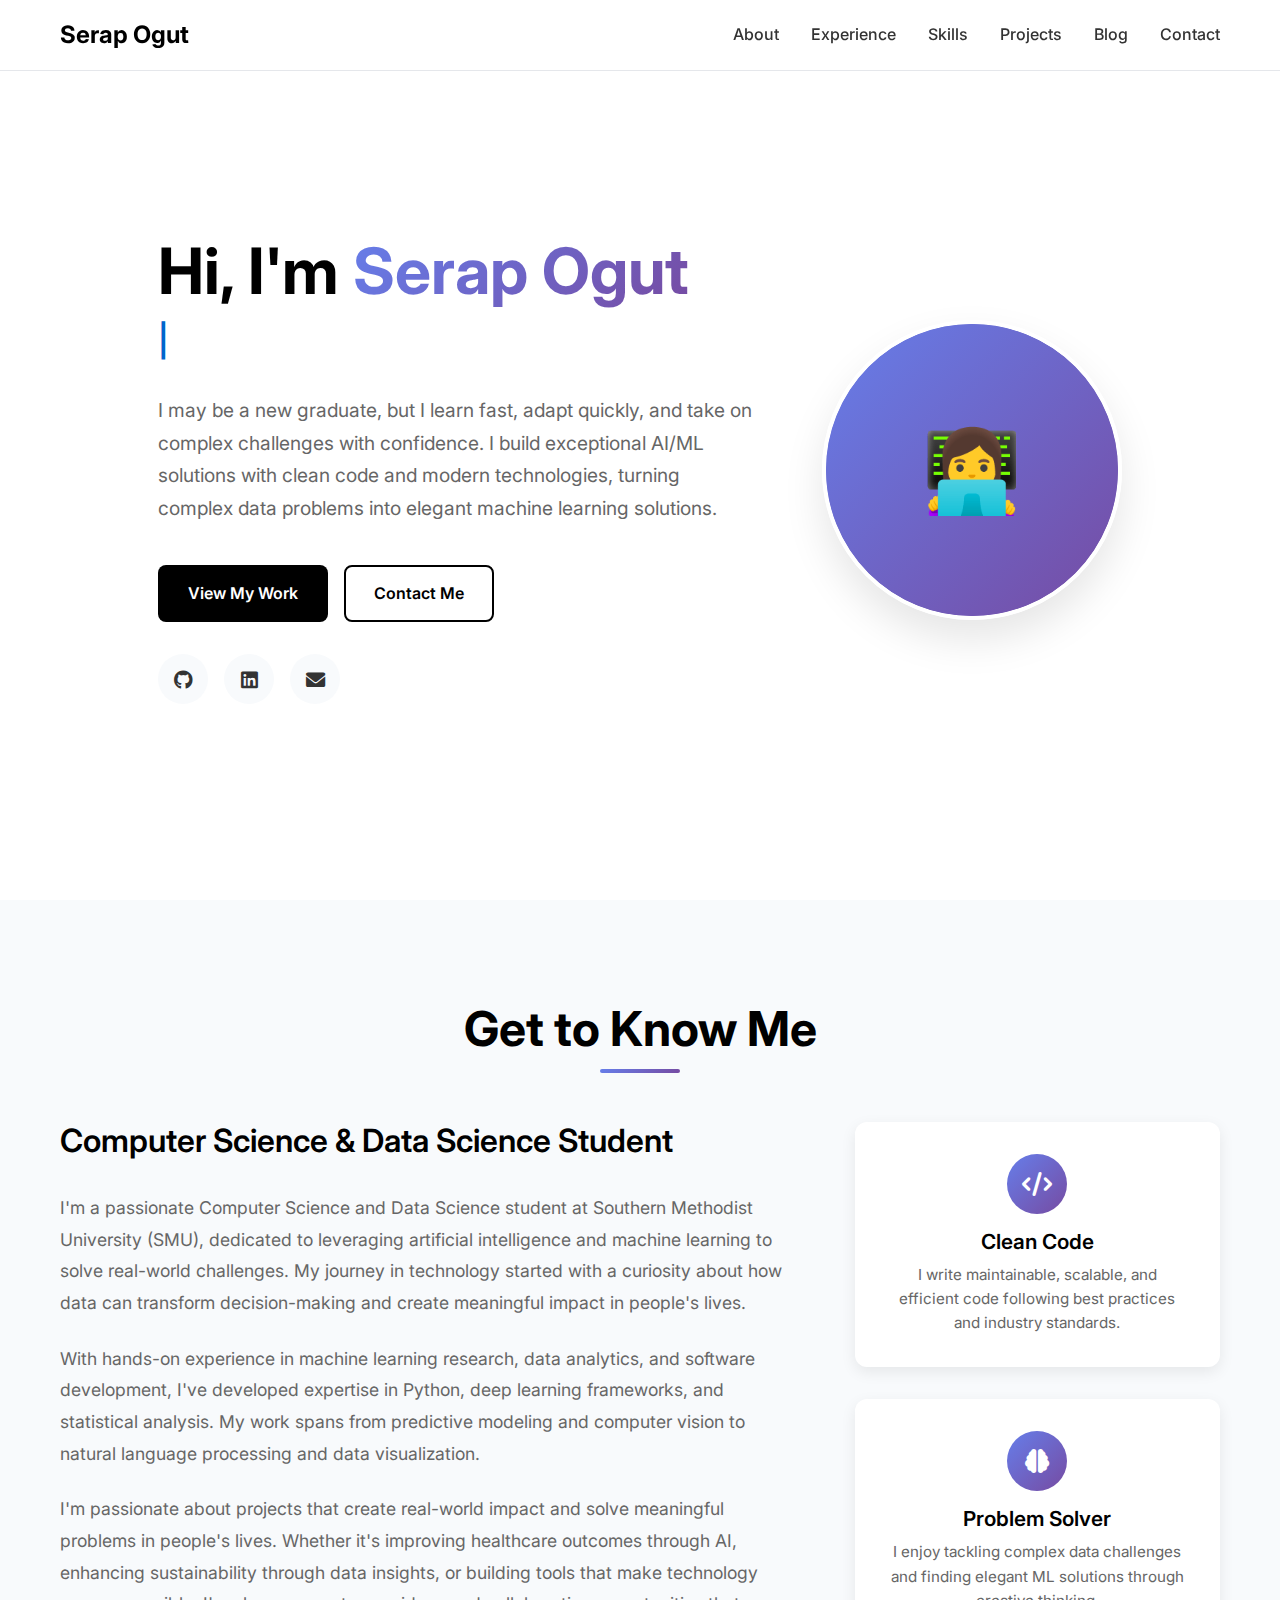
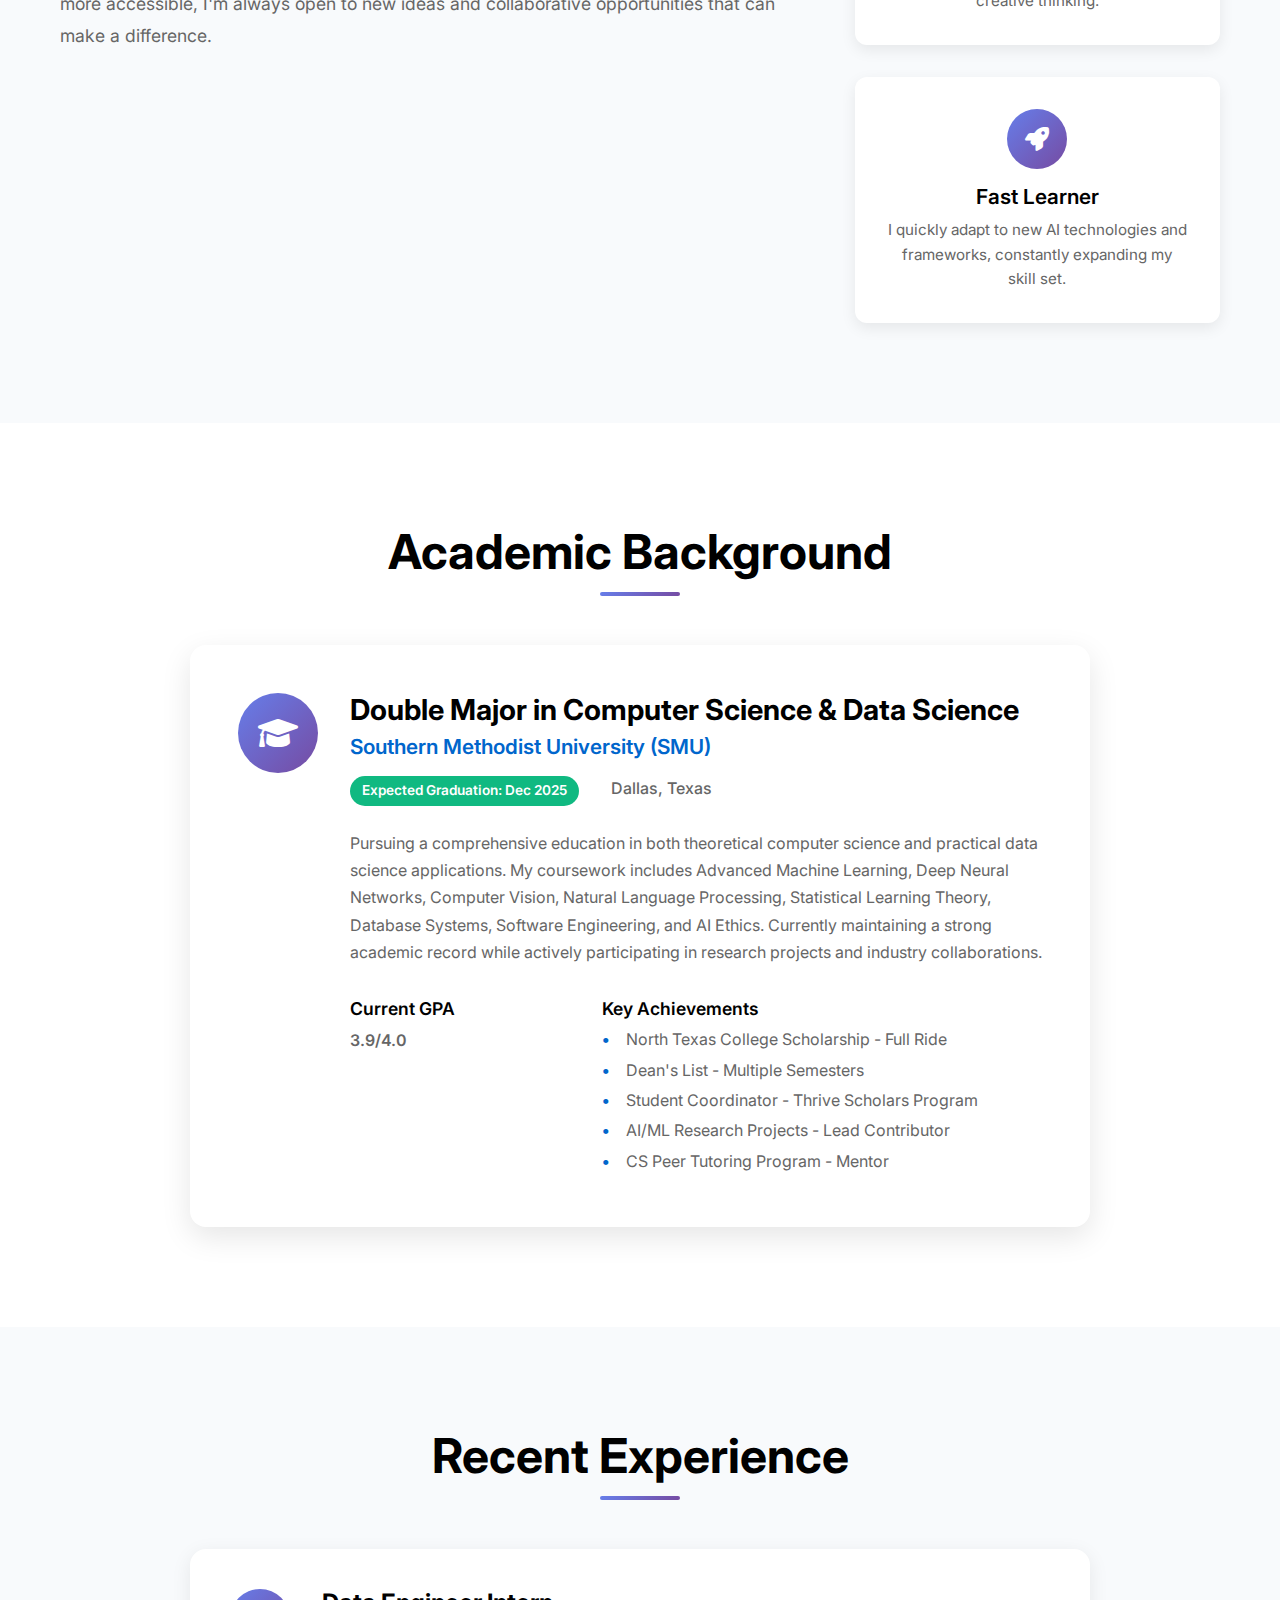
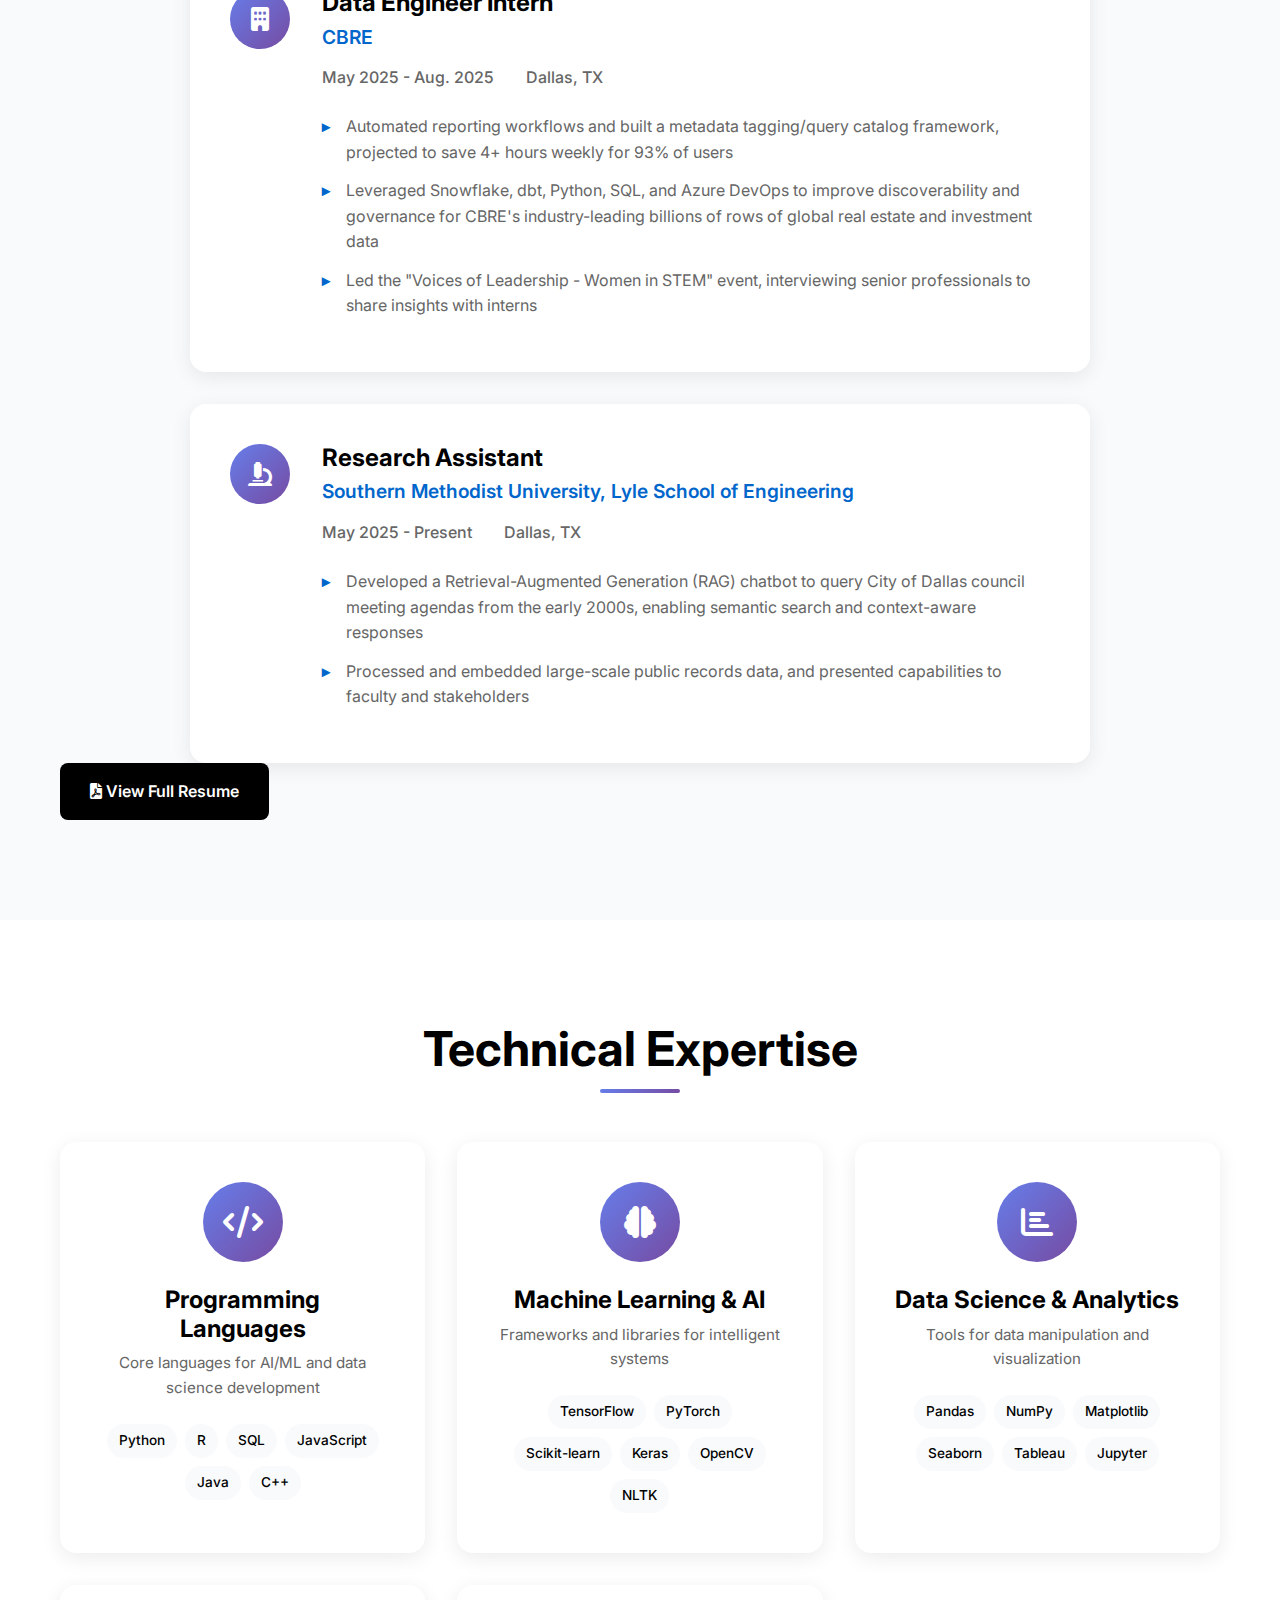
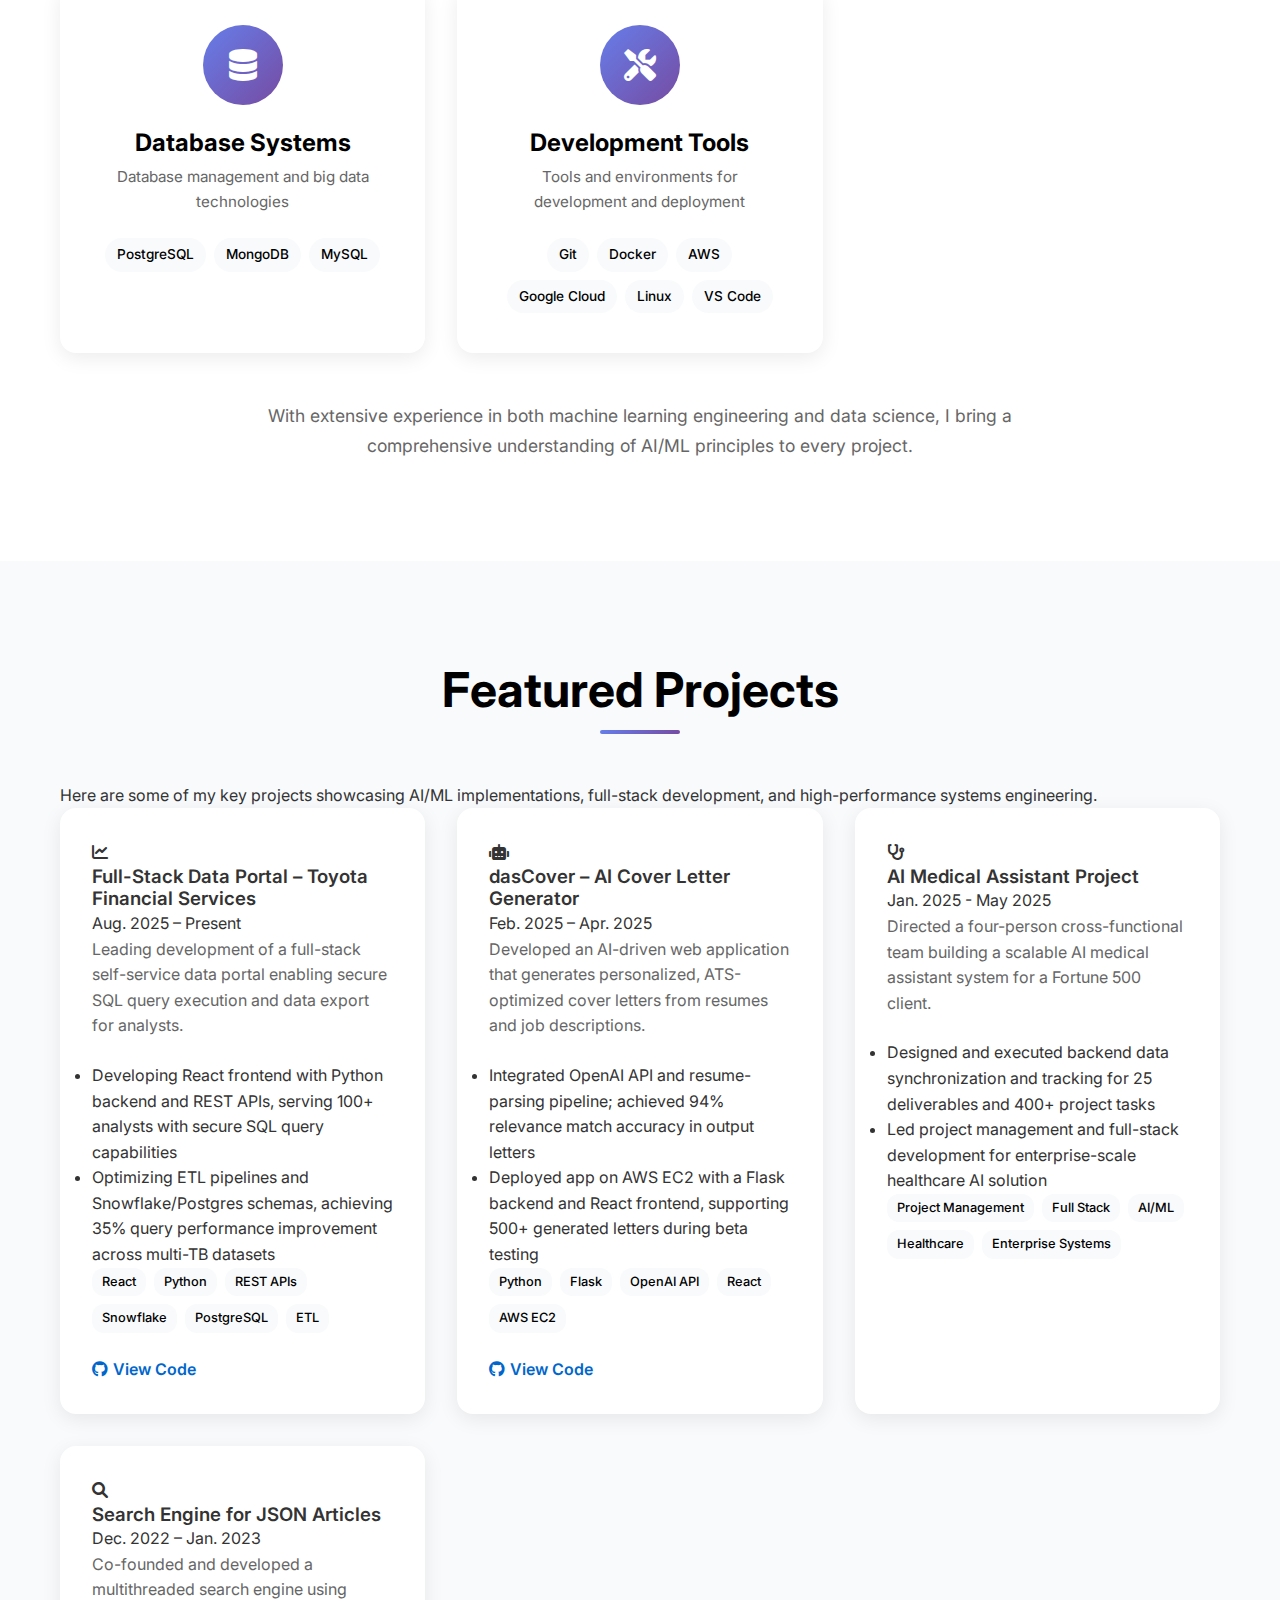
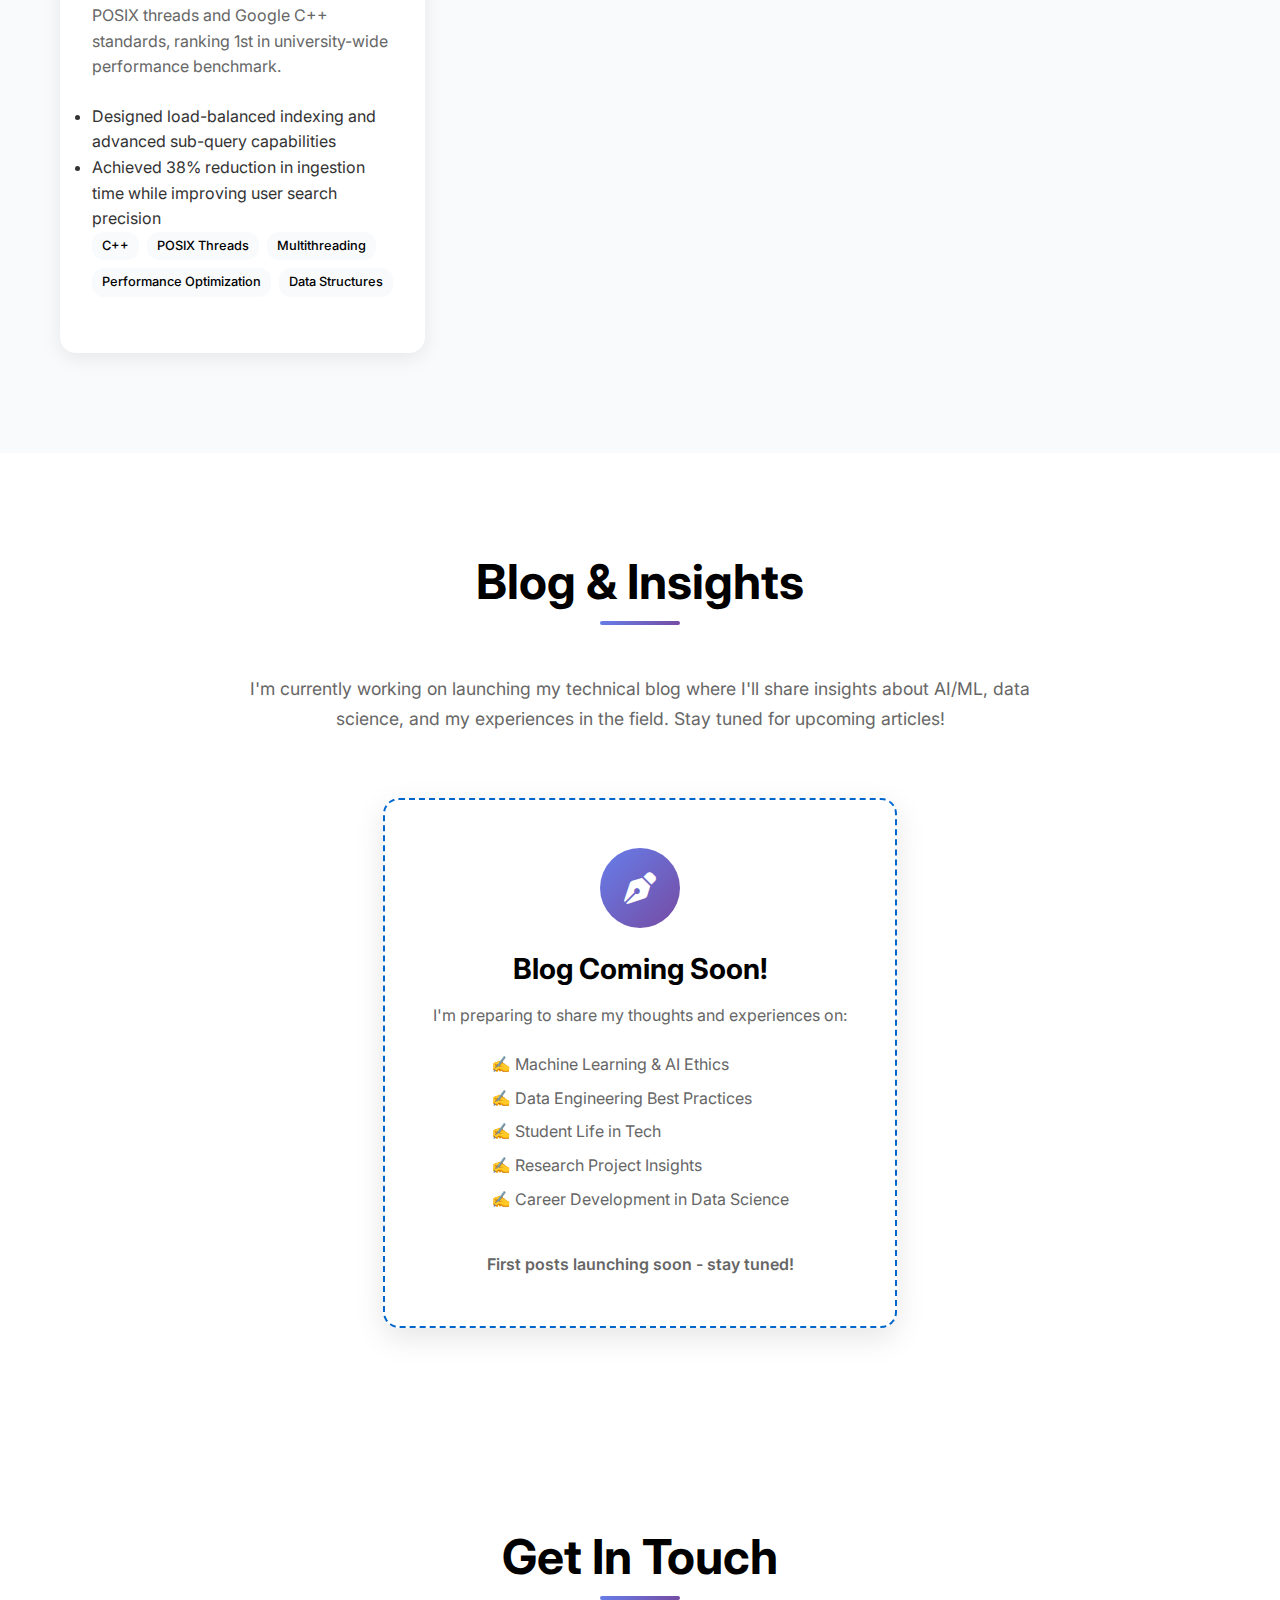
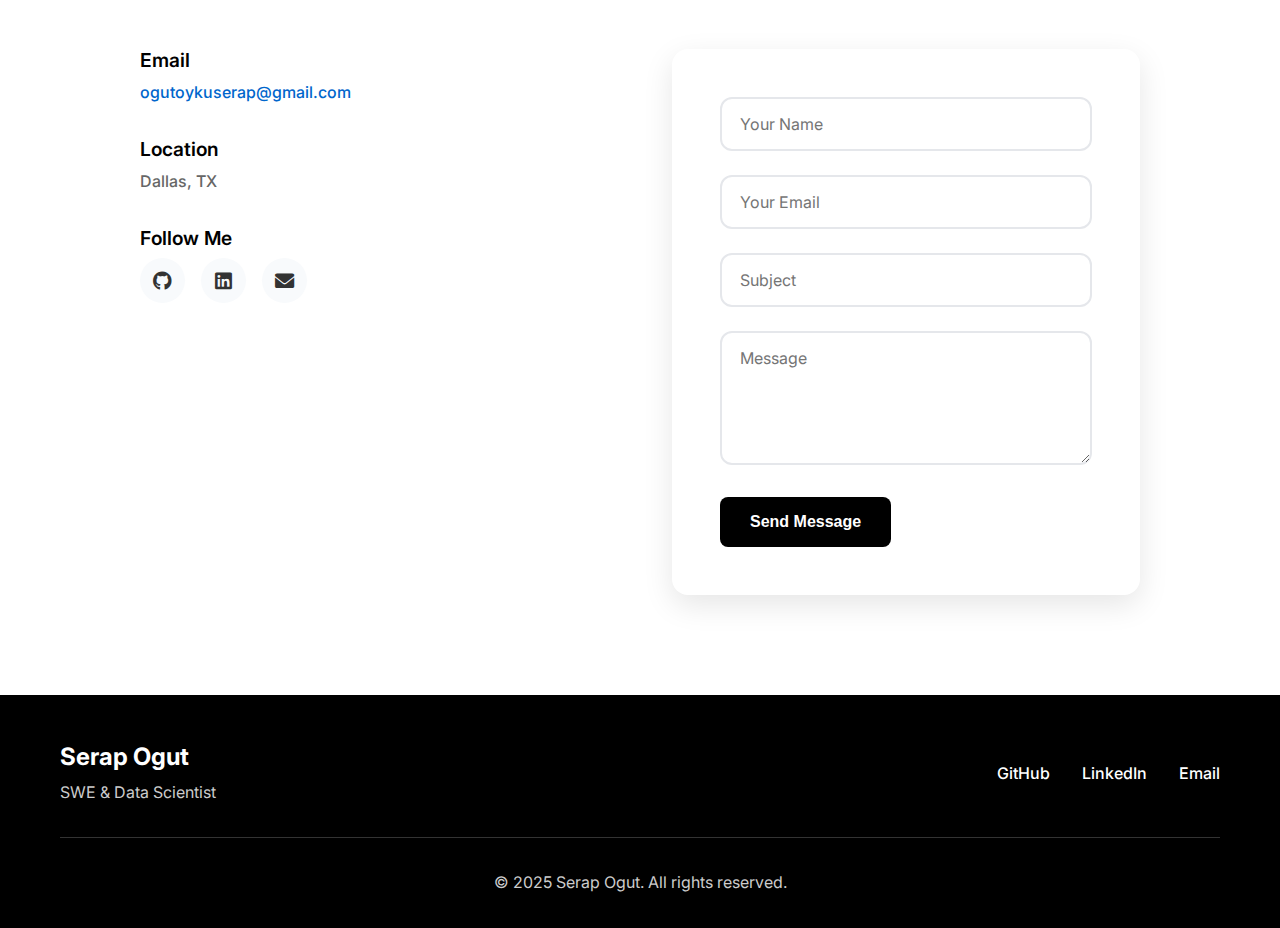
<file: index.html>
<!DOCTYPE html>
<html lang="en">
<head>
    <meta charset="UTF-8">
    <meta name="viewport" content="width=device-width, initial-scale=1.0">
    <title>Serap Ogut - Get to Know Me</title>
    <link rel="stylesheet" href="styles.css">
    <link href="https://cdnjs.cloudflare.com/ajax/libs/font-awesome/6.0.0/css/all.min.css" rel="stylesheet">
    <link href="https://fonts.googleapis.com/css2?family=Inter:wght@300;400;500;600;700&display=swap" rel="stylesheet">
</head>
<body>
    <!-- Navigation -->
    <nav class="navbar">
        <div class="container">
            <div class="nav-brand">
                <a href="#home">Serap Ogut</a>
            </div>
            <div class="nav-menu">
                <a href="#about" class="nav-link">About</a>
                <a href="#experience" class="nav-link">Experience</a>
                <a href="#skills" class="nav-link">Skills</a>
                <a href="#projects" class="nav-link">Projects</a>
                <a href="#blog" class="nav-link">Blog</a>
                <a href="#contact" class="nav-link">Contact</a>
            </div>
            <div class="nav-toggle">
                <span></span>
                <span></span>
                <span></span>
            </div>
        </div>
    </nav>

    <!-- Hero Section -->
    <section id="home" class="hero">
        <div class="container">
            <div class="hero-content">
                <h1 class="hero-title">
                    Hi, I'm <span class="highlight">Serap Ogut</span>
                </h1>
                <h2 class="hero-subtitle">
                    <span id="typing-text"></span><span class="cursor">|</span>
                </h2>
                <p class="hero-description">
                    I may be a new graduate, but I learn fast, adapt quickly, and take on complex challenges with confidence.
                    I build exceptional AI/ML solutions with clean code and modern technologies, turning complex data problems into elegant machine learning solutions.
                </p>
                <div class="hero-buttons">
                    <a href="#projects" class="btn btn-primary">View My Work</a>
                    <a href="#contact" class="btn btn-secondary">Contact Me</a>
                </div>
                <div class="hero-social">
                    <a href="https://github.com/oykuserap" target="_blank" aria-label="GitHub">
                        <i class="fab fa-github"></i>
                    </a>
                    <a href="https://www.linkedin.com/in/serapogut/" target="_blank" aria-label="LinkedIn">
                        <i class="fab fa-linkedin"></i>
                    </a>
                    <a href="mailto:ogutoykuserap@gmail.com" aria-label="Email">
                        <i class="fas fa-envelope"></i>
                    </a>
                </div>
            </div>
            <div class="hero-image">
                <div class="profile-img"></div>
            </div>
        </div>
    </section>

    <!-- About Section -->
    <section id="about" class="about">
        <div class="container">
            <h2 class="section-title">Get to Know Me</h2>
            <div class="about-content">
                <div class="about-text">
                    <h3>Computer Science & Data Science Student</h3>
                    <p>
                        I'm a passionate Computer Science and Data Science student at Southern Methodist University (SMU), 
                        dedicated to leveraging artificial intelligence and machine learning to solve real-world challenges. 
                        My journey in technology started with a curiosity about how data can transform decision-making and 
                        create meaningful impact in people's lives.
                    </p>
                    <p>
                        With hands-on experience in machine learning research, data analytics, and software development, 
                        I've developed expertise in Python, deep learning frameworks, and statistical analysis. My work spans 
                        from predictive modeling and computer vision to natural language processing and data visualization.
                    </p>
                    <p>
                        I'm passionate about projects that create real-world impact and solve meaningful problems in people's lives. 
                        Whether it's improving healthcare outcomes through AI, enhancing sustainability through data insights, or 
                        building tools that make technology more accessible, I'm always open to new ideas and collaborative 
                        opportunities that can make a difference.
                    </p>

                </div>
                <div class="about-features">
                    <div class="feature">
                        <div class="feature-icon">
                            <i class="fas fa-code"></i>
                        </div>
                        <h4>Clean Code</h4>
                        <p>I write maintainable, scalable, and efficient code following best practices and industry standards.</p>
                    </div>
                    <div class="feature">
                        <div class="feature-icon">
                            <i class="fas fa-brain"></i>
                        </div>
                        <h4>Problem Solver</h4>
                        <p>I enjoy tackling complex data challenges and finding elegant ML solutions through creative thinking.</p>
                    </div>
                    <div class="feature">
                        <div class="feature-icon">
                            <i class="fas fa-rocket"></i>
                        </div>
                        <h4>Fast Learner</h4>
                        <p>I quickly adapt to new AI technologies and frameworks, constantly expanding my skill set.</p>
                    </div>
                </div>
            </div>
        </div>
    </section>

    <!-- Academic Background Section -->
    <section id="academic" class="academic">
        <div class="container">
            <h2 class="section-title">Academic Background</h2>
            <div class="academic-content">
                <div class="academic-card">
                    <div class="academic-icon">
                        <i class="fas fa-graduation-cap"></i>
                    </div>
                    <div class="academic-info">
                        <h3>Double Major in Computer Science & Data Science</h3>
                        <h4>Southern Methodist University (SMU)</h4>
                        <div class="academic-details">
                            <span class="academic-status">Expected Graduation: Dec 2025</span>
                            <span class="academic-location">Dallas, Texas</span>
                        </div>
                        <p>
                            Pursuing a comprehensive education in both theoretical computer science and practical data science applications. 
                            My coursework includes Advanced Machine Learning, Deep Neural Networks, Computer Vision, Natural Language Processing, 
                            Statistical Learning Theory, Database Systems, Software Engineering, and AI Ethics. Currently maintaining a strong 
                            academic record while actively participating in research projects and industry collaborations.
                        </p>
                        <div class="academic-achievements">
                            <div class="achievement">
                                <h5>Current GPA</h5>
                                <p>3.9/4.0</p>
                            </div>
                            <div class="achievement">
                                <h5>Key Achievements</h5>
                                <ul>
                                    <li>North Texas College Scholarship - Full Ride</li>
                                    <li>Dean's List - Multiple Semesters</li>
                                    <li>Student Coordinator - Thrive Scholars Program</li>
                                    <li>AI/ML Research Projects - Lead Contributor</li>
                                    <li>CS Peer Tutoring Program - Mentor</li>
                                </ul>
                            </div>
                        </div>
                    </div>
                </div>
            </div>
        </div>
    </section>

    <!-- Experience Section -->
    <section id="experience" class="experience">
        <div class="container">
            <h2 class="section-title">Recent Experience</h2>
            <div class="experience-content">
                <div class="experience-card">
                    <div class="experience-icon">
                        <i class="fas fa-building"></i>
                    </div>
                    <div class="experience-info">
                        <h3>Data Engineer Intern</h3>
                        <h4>CBRE</h4>
                        <div class="experience-details">
                            <span class="experience-period">May 2025 - Aug. 2025</span>
                            <span class="experience-location">Dallas, TX</span>
                        </div>
                        <ul>
                            <li>Automated reporting workflows and built a metadata tagging/query catalog framework, projected to save 4+ hours weekly for 93% of users</li>
                            <li>Leveraged Snowflake, dbt, Python, SQL, and Azure DevOps to improve discoverability and governance for CBRE's industry-leading billions of rows of global real estate and investment data</li>
                            <li>Led the "Voices of Leadership - Women in STEM" event, interviewing senior professionals to share insights with interns</li>
                        </ul>
                    </div>
                </div>
                
                <div class="experience-card">
                    <div class="experience-icon">
                        <i class="fas fa-microscope"></i>
                    </div>
                    <div class="experience-info">
                        <h3>Research Assistant</h3>
                        <h4>Southern Methodist University, Lyle School of Engineering</h4>
                        <div class="experience-details">
                            <span class="experience-period">May 2025 - Present</span>
                            <span class="experience-location">Dallas, TX</span>
                        </div>
                        <ul>
                            <li>Developed a Retrieval-Augmented Generation (RAG) chatbot to query City of Dallas council meeting agendas from the early 2000s, enabling semantic search and context-aware responses</li>
                            <li>Processed and embedded large-scale public records data, and presented capabilities to faculty and stakeholders</li>
                        </ul>
                    </div>
                </div>
            </div>
            <div class="experience-cta">
                <a href="https://oykuserap.github.io/Serap_Ogut_Resume_Fall25_SWE.pdf" target="_blank" class="btn btn-primary">
                    <i class="fas fa-file-pdf"></i> View Full Resume
                </a>
            </div>
        </div>
    </section>

    <!-- Technical Expertise Section -->
    <section id="skills" class="skills">
        <div class="container">
            <h2 class="section-title">Technical Expertise</h2>
            <div class="skills-content">
                <div class="skill-category">
                    <div class="skill-icon">
                        <i class="fas fa-code"></i>
                    </div>
                    <h3>Programming Languages</h3>
                    <p>Core languages for AI/ML and data science development</p>
                    <div class="skill-tags">
                        <span class="skill-tag">Python</span>
                        <span class="skill-tag">R</span>
                        <span class="skill-tag">SQL</span>
                        <span class="skill-tag">JavaScript</span>
                        <span class="skill-tag">Java</span>
                        <span class="skill-tag">C++</span>
                    </div>
                </div>

                <div class="skill-category">
                    <div class="skill-icon">
                        <i class="fas fa-brain"></i>
                    </div>
                    <h3>Machine Learning & AI</h3>
                    <p>Frameworks and libraries for intelligent systems</p>
                    <div class="skill-tags">
                        <span class="skill-tag">TensorFlow</span>
                        <span class="skill-tag">PyTorch</span>
                        <span class="skill-tag">Scikit-learn</span>
                        <span class="skill-tag">Keras</span>
                        <span class="skill-tag">OpenCV</span>
                        <span class="skill-tag">NLTK</span>
                    </div>
                </div>

                <div class="skill-category">
                    <div class="skill-icon">
                        <i class="fas fa-chart-bar"></i>
                    </div>
                    <h3>Data Science & Analytics</h3>
                    <p>Tools for data manipulation and visualization</p>
                    <div class="skill-tags">
                        <span class="skill-tag">Pandas</span>
                        <span class="skill-tag">NumPy</span>
                        <span class="skill-tag">Matplotlib</span>
                        <span class="skill-tag">Seaborn</span>
                        <span class="skill-tag">Tableau</span>
                        <span class="skill-tag">Jupyter</span>
                    </div>
                </div>

                <div class="skill-category">
                    <div class="skill-icon">
                        <i class="fas fa-database"></i>
                    </div>
                    <h3>Database Systems</h3>
                    <p>Database management and big data technologies</p>
                    <div class="skill-tags">
                        <span class="skill-tag">PostgreSQL</span>
                        <span class="skill-tag">MongoDB</span>
                        <span class="skill-tag">MySQL</span>
                    </div>
                </div>

                <div class="skill-category">
                    <div class="skill-icon">
                        <i class="fas fa-tools"></i>
                    </div>
                    <h3>Development Tools</h3>
                    <p>Tools and environments for development and deployment</p>
                    <div class="skill-tags">
                        <span class="skill-tag">Git</span>
                        <span class="skill-tag">Docker</span>
                        <span class="skill-tag">AWS</span>
                        <span class="skill-tag">Google Cloud</span>
                        <span class="skill-tag">Linux</span>
                        <span class="skill-tag">VS Code</span>
                    </div>
                </div>
            </div>
            <p class="skills-description">
                With extensive experience in both machine learning engineering and data science, 
                I bring a comprehensive understanding of AI/ML principles to every project.
            </p>
        </div>
    </section>

    <!-- Projects Section -->
    <section id="projects" class="projects">
        <div class="container">
            <h2 class="section-title">Featured Projects</h2>
            <div class="projects-intro">
                <p>Here are some of my key projects showcasing AI/ML implementations, full-stack development, and high-performance systems engineering.</p>
            </div>
            <div class="projects-grid">
                <div class="project-card">
                    <div class="project-header">
                        <div class="project-icon">
                            <i class="fas fa-chart-line"></i>
                        </div>
                        <div class="project-meta">
                            <h3>Full-Stack Data Portal – Toyota Financial Services</h3>
                            <span class="project-date">Aug. 2025 – Present</span>
                        </div>
                    </div>
                    <div class="project-content">
                        <p class="project-description">
                            Leading development of a full-stack self-service data portal enabling secure SQL query execution and data export for analysts.
                        </p>
                        <ul class="project-highlights">
                            <li>Developing React frontend with Python backend and REST APIs, serving 100+ analysts with secure SQL query capabilities</li>
                            <li>Optimizing ETL pipelines and Snowflake/Postgres schemas, achieving 35% query performance improvement across multi-TB datasets</li>
                        </ul>
                        <div class="project-tech">
                            <span class="tech-tag">React</span>
                            <span class="tech-tag">Python</span>
                            <span class="tech-tag">REST APIs</span>
                            <span class="tech-tag">Snowflake</span>
                            <span class="tech-tag">PostgreSQL</span>
                            <span class="tech-tag">ETL</span>
                        </div>
                        <div class="project-links">
                            <a href="https://github.com/oykuserap/SeniorDesign" target="_blank" class="project-link">
                                <i class="fab fa-github"></i> View Code
                            </a>
                        </div>
                    </div>
                </div>

                <div class="project-card">
                    <div class="project-header">
                        <div class="project-icon">
                            <i class="fas fa-robot"></i>
                        </div>
                        <div class="project-meta">
                            <h3>dasCover – AI Cover Letter Generator</h3>
                            <span class="project-date">Feb. 2025 – Apr. 2025</span>
                        </div>
                    </div>
                    <div class="project-content">
                        <p class="project-description">
                            Developed an AI-driven web application that generates personalized, ATS-optimized cover letters from resumes and job descriptions.
                        </p>
                        <ul class="project-highlights">
                            <li>Integrated OpenAI API and resume-parsing pipeline; achieved 94% relevance match accuracy in output letters</li>
                            <li>Deployed app on AWS EC2 with a Flask backend and React frontend, supporting 500+ generated letters during beta testing</li>
                        </ul>
                        <div class="project-tech">
                            <span class="tech-tag">Python</span>
                            <span class="tech-tag">Flask</span>
                            <span class="tech-tag">OpenAI API</span>
                            <span class="tech-tag">React</span>
                            <span class="tech-tag">AWS EC2</span>
                        </div>
                        <div class="project-links">
                            <a href="https://github.com/dastugo/dasCover" target="_blank" class="project-link">
                                <i class="fab fa-github"></i> View Code
                            </a>
                        </div>
                    </div>
                </div>

                <div class="project-card">
                    <div class="project-header">
                        <div class="project-icon">
                            <i class="fas fa-stethoscope"></i>
                        </div>
                        <div class="project-meta">
                            <h3>AI Medical Assistant Project</h3>
                            <span class="project-date">Jan. 2025 - May 2025</span>
                        </div>
                    </div>
                    <div class="project-content">
                        <p class="project-description">
                            Directed a four-person cross-functional team building a scalable AI medical assistant system for a Fortune 500 client.
                        </p>
                        <ul class="project-highlights">
                            <li>Designed and executed backend data synchronization and tracking for 25 deliverables and 400+ project tasks</li>
                            <li>Led project management and full-stack development for enterprise-scale healthcare AI solution</li>
                        </ul>
                        <div class="project-tech">
                            <span class="tech-tag">Project Management</span>
                            <span class="tech-tag">Full Stack</span>
                            <span class="tech-tag">AI/ML</span>
                            <span class="tech-tag">Healthcare</span>
                            <span class="tech-tag">Enterprise Systems</span>
                        </div>
                    </div>
                </div>

                <div class="project-card">
                    <div class="project-header">
                        <div class="project-icon">
                            <i class="fas fa-search"></i>
                        </div>
                        <div class="project-meta">
                            <h3>Search Engine for JSON Articles</h3>
                            <span class="project-date">Dec. 2022 – Jan. 2023</span>
                        </div>
                    </div>
                    <div class="project-content">
                        <p class="project-description">
                            Co-founded and developed a multithreaded search engine using POSIX threads and Google C++ standards, ranking 1st in university-wide performance benchmark.
                        </p>
                        <ul class="project-highlights">
                            <li>Designed load-balanced indexing and advanced sub-query capabilities</li>
                            <li>Achieved 38% reduction in ingestion time while improving user search precision</li>
                        </ul>
                        <div class="project-tech">
                            <span class="tech-tag">C++</span>
                            <span class="tech-tag">POSIX Threads</span>
                            <span class="tech-tag">Multithreading</span>
                            <span class="tech-tag">Performance Optimization</span>
                            <span class="tech-tag">Data Structures</span>
                        </div>
                    </div>
                </div>
            </div>
        </div>
    </section>

    <!-- Blog Section -->
    <section id="blog" class="blog">
        <div class="container">
            <h2 class="section-title">Blog & Insights</h2>
            <div class="blog-intro">
                <p>I'm currently working on launching my technical blog where I'll share insights about AI/ML, data science, and my experiences in the field. Stay tuned for upcoming articles!</p>
            </div>
            <div class="blog-coming-soon">
                <div class="coming-soon-card">
                    <div class="coming-soon-icon">
                        <i class="fas fa-pen-nib"></i>
                    </div>
                    <h3>Blog Coming Soon!</h3>
                    <p>I'm preparing to share my thoughts and experiences on:</p>
                    <ul>
                        <li>Machine Learning & AI Ethics</li>
                        <li>Data Engineering Best Practices</li>
                        <li>Student Life in Tech</li>
                        <li>Research Project Insights</li>
                        <li>Career Development in Data Science</li>
                    </ul>
                    <p class="launch-note">First posts launching soon - stay tuned!</p>
                </div>
            </div>
        </div>
    </section>

    <!-- Contact Section -->
    <section id="contact" class="contact">
        <div class="container">
            <h2 class="section-title">Get In Touch</h2>
            <div class="contact-content">
                <div class="contact-info">
                    <div class="contact-method">
                        <h4>Email</h4>
                        <a href="mailto:ogutoykuserap@gmail.com">ogutoykuserap@gmail.com</a>
                    </div>
                    <div class="contact-method">
                        <h4>Location</h4>
                        <p>Dallas, TX</p>
                    </div>
                    <div class="contact-method">
                        <h4>Follow Me</h4>
                        <div class="contact-social">
                            <a href="https://github.com/oykuserap" target="_blank" aria-label="GitHub">
                                <i class="fab fa-github"></i>
                            </a>
                            <a href="https://www.linkedin.com/in/serapogut/" target="_blank" aria-label="LinkedIn">
                                <i class="fab fa-linkedin"></i>
                            </a>
                            <a href="mailto:ogutoykuserap@gmail.com" aria-label="Email">
                                <i class="fas fa-envelope"></i>
                            </a>
                        </div>
                    </div>
                </div>
                <div class="contact-form">
                    <form id="contact-form" action="https://formspree.io/f/xrblrprk" method="POST">
                        <div class="form-group">
                            <input type="text" id="name" name="name" placeholder="Your Name" required>
                        </div>
                        <div class="form-group">
                            <input type="email" id="email" name="email" placeholder="Your Email" required>
                        </div>
                        <div class="form-group">
                            <input type="text" id="subject" name="subject" placeholder="Subject" required>
                        </div>
                        <div class="form-group">
                            <textarea id="message" name="message" placeholder="Message" rows="5" required></textarea>
                        </div>
                        <button type="submit" class="btn btn-primary">Send Message</button>
                    </form>
                </div>
            </div>
        </div>
    </section>

    <!-- Footer -->
    <footer class="footer">
        <div class="container">
            <div class="footer-content">
                <div class="footer-info">
                    <h3>Serap Ogut</h3>
                    <p>SWE & Data Scientist</p>
                </div>
                <div class="footer-social">
                    <a href="https://github.com/oykuserap" target="_blank" aria-label="GitHub">GitHub</a>
                    <a href="https://www.linkedin.com/in/serapogut/" target="_blank" aria-label="LinkedIn">LinkedIn</a>
                    <a href="mailto:ogutoykuserap@gmail.com" aria-label="Email">Email</a>
                </div>
            </div>
            <div class="footer-bottom">
                <p>&copy; 2025 Serap Ogut. All rights reserved.</p>
            </div>
        </div>
    </footer>

    <script src="script.js"></script>
</body>
</html>
</file>
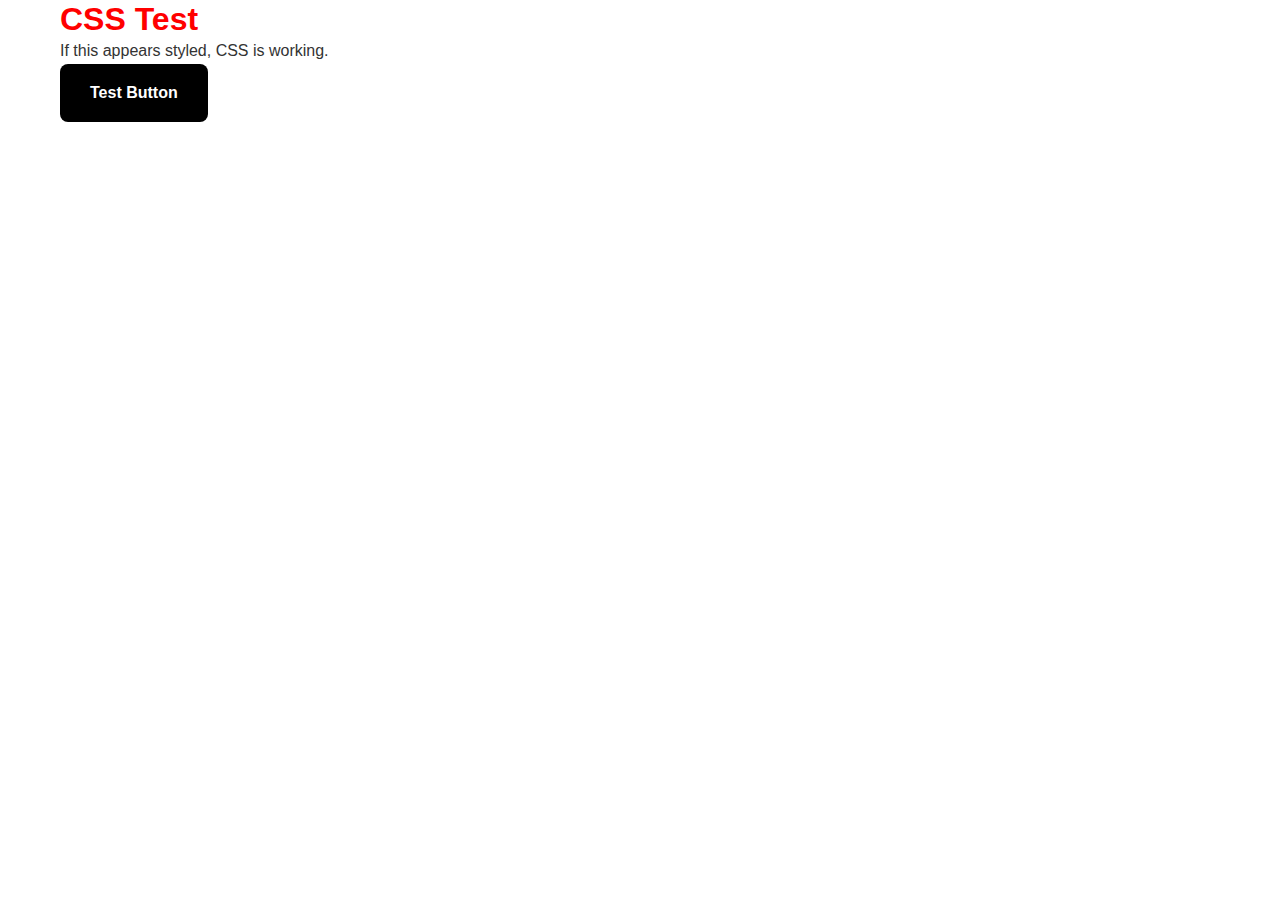
<file: test.html>
<!DOCTYPE html>
<html lang="en">
<head>
    <meta charset="UTF-8">
    <meta name="viewport" content="width=device-width, initial-scale=1.0">
    <title>CSS Test</title>
    <link rel="stylesheet" href="styles.css">
</head>
<body>
    <div class="container">
        <h1 style="color: red;">CSS Test</h1>
        <p>If this appears styled, CSS is working.</p>
        <div class="btn btn-primary">Test Button</div>
    </div>
</body>
</html>
</file>
<file: styles.css>
/* Reset and Base Styles */
* {
    margin: 0;
    padding: 0;
    box-sizing: border-box;
}

:root {
    --primary-color: #000000;
    --secondary-color: #ffffff;
    --accent-color: #0066cc;
    --text-color: #333333;
    --text-light: #666666;
    --bg-color: #ffffff;
    --bg-alt: #f8fafc;
    --border-color: #e5e7eb;
    --gradient: linear-gradient(135deg, #667eea 0%, #764ba2 100%);
}

html {
    scroll-behavior: smooth;
}

body {
    font-family: 'Inter', -apple-system, BlinkMacSystemFont, 'Segoe UI', Roboto, sans-serif;
    line-height: 1.6;
    color: var(--text-color);
    background: var(--bg-color);
    overflow-x: hidden;
    -webkit-font-smoothing: antialiased;
    -moz-osx-font-smoothing: grayscale;
}

.container {
    max-width: 1200px;
    margin: 0 auto;
    padding: 0 20px;
}

/* Navigation */
.navbar {
    position: fixed;
    top: 0;
    left: 0;
    width: 100%;
    background: rgba(255, 255, 255, 0.95);
    backdrop-filter: blur(10px);
    -webkit-backdrop-filter: blur(10px);
    border-bottom: 1px solid var(--border-color);
    z-index: 1000;
    transition: all 0.3s ease;
}

.navbar.scrolled {
    background: rgba(255, 255, 255, 0.98);
    box-shadow: 0 2px 20px rgba(0, 0, 0, 0.1);
}

.navbar .container {
    display: flex;
    align-items: center;
    justify-content: space-between;
    padding: 1rem 20px;
}

.nav-brand a {
    font-size: 1.5rem;
    font-weight: 700;
    color: var(--primary-color);
    text-decoration: none;
    transition: color 0.3s ease;
}

.nav-brand a:hover {
    color: var(--accent-color);
}

.nav-menu {
    display: flex;
    gap: 2rem;
    align-items: center;
}

.nav-link {
    color: var(--text-color);
    text-decoration: none;
    font-weight: 500;
    transition: color 0.3s ease;
    position: relative;
}

.nav-link:hover {
    color: var(--accent-color);
}

.nav-link::after {
    content: '';
    position: absolute;
    bottom: -5px;
    left: 0;
    width: 0;
    height: 2px;
    background: var(--accent-color);
    transition: width 0.3s ease;
}

.nav-link:hover::after {
    width: 100%;
}

.nav-toggle {
    display: none;
    flex-direction: column;
    gap: 4px;
    cursor: pointer;
}

.nav-toggle span {
    width: 25px;
    height: 3px;
    background: var(--primary-color);
    transition: all 0.3s ease;
}

/* Typography */
h1, h2, h3, h4, h5, h6 {
    font-weight: 600;
    line-height: 1.2;
}

/* Hero Section */
.hero {
    min-height: 100vh;
    display: flex;
    align-items: center;
    padding: 120px 0 80px;
    background: var(--bg-color);
    position: relative;
    overflow: hidden;
}

.hero .container {
    display: grid;
    grid-template-columns: 2fr 1fr;
    grid-gap: 4rem;
    gap: 4rem;
    align-items: center;
    position: relative;
    z-index: 1;
}

.hero-title {
    font-size: 4rem;
    font-weight: 700;
    margin-bottom: 1rem;
    color: var(--primary-color);
    line-height: 1.1;
}

.hero-title .highlight {
    background: var(--gradient);
    background-clip: text;
    -webkit-background-clip: text;
    -webkit-text-fill-color: transparent;
    color: transparent;
}

.hero-subtitle {
    font-size: 2rem;
    font-weight: 600;
    margin-bottom: 2rem;
    color: var(--text-color);
    min-height: 2.5rem;
}

.cursor {
    animation: blink 1s infinite;
    color: var(--accent-color);
}

@keyframes blink {
    0%, 50% { opacity: 1; }
    51%, 100% { opacity: 0; }
}

.hero-description {
    font-size: 1.2rem;
    color: var(--text-light);
    margin-bottom: 2.5rem;
    max-width: 600px;
    line-height: 1.7;
}

.hero-buttons {
    display: flex;
    gap: 1rem;
    margin-bottom: 2rem;
}

.btn {
    display: inline-block;
    padding: 14px 28px;
    border-radius: 8px;
    text-decoration: none;
    font-weight: 600;
    font-size: 1rem;
    transition: all 0.3s ease;
    border: 2px solid transparent;
    cursor: pointer;
}

.btn-primary {
    background: var(--primary-color);
    color: var(--secondary-color);
}

.btn-primary:hover {
    background: var(--accent-color);
    transform: translateY(-2px);
    box-shadow: 0 10px 25px rgba(0, 102, 204, 0.3);
}

.btn-secondary {
    background: transparent;
    color: var(--primary-color);
    border: 2px solid var(--primary-color);
}

.btn-secondary:hover {
    background: var(--primary-color);
    color: var(--secondary-color);
    transform: translateY(-2px);
}

.hero-social {
    display: flex;
    gap: 1rem;
}

.hero-social a {
    display: flex;
    align-items: center;
    justify-content: center;
    width: 50px;
    height: 50px;
    border-radius: 50%;
    background: var(--bg-alt);
    color: var(--text-color);
    font-size: 1.2rem;
    transition: all 0.3s ease;
    text-decoration: none;
}

.hero-social a:hover {
    background: var(--primary-color);
    color: var(--secondary-color);
    transform: translateY(-3px);
}

.hero-image {
    display: flex;
    justify-content: center;
    align-items: center;
    position: relative;
    z-index: 1;
}

.profile-img {
    width: 300px;
    height: 300px;
    border-radius: 50%;
    background: var(--gradient);
    display: flex;
    align-items: center;
    justify-content: center;
    color: var(--secondary-color);
    position: relative;
    box-shadow: 0 20px 40px rgba(0, 0, 0, 0.1);
    border: 4px solid var(--secondary-color);
    overflow: hidden;
    background-size: cover;
    background-position: center;
    background-repeat: no-repeat;
    z-index: 1;
    transition: all 0.5s ease;
}

.profile-img::before {
    content: '👩‍💻';
    font-size: 5rem;
    display: flex;
    align-items: center;
    justify-content: center;
    position: absolute;
    top: 0;
    left: 0;
    width: 100%;
    height: 100%;
    z-index: 3;
    border-radius: 50%;
    background: var(--gradient);
    transition: opacity 0.8s ease, transform 0.8s ease;
    transform: scale(1);
}

.profile-img.image-loaded::before {
    opacity: 0;
    transform: scale(0.8);
    pointer-events: none;
}

.profile-img.image-failed::before {
    opacity: 1;
    transform: scale(1);
}

.profile-img.image-loaded {
    background-blend-mode: normal;
    animation: imageLoadFade 0.8s ease-in;
}

@keyframes imageLoadFade {
    from {
        opacity: 0;
        transform: scale(1.1);
    }
    to {
        opacity: 1;
        transform: scale(1);
    }
}

/* Section Styles */
.section-title {
    font-size: 3rem;
    font-weight: 700;
    text-align: center;
    margin-bottom: 4rem;
    color: var(--primary-color);
    position: relative;
}

.section-title::after {
    content: '';
    position: absolute;
    bottom: -15px;
    left: 50%;
    transform: translateX(-50%);
    width: 80px;
    height: 4px;
    background: var(--gradient);
    border-radius: 2px;
}

/* About Section */
.about {
    padding: 100px 0;
    background: var(--bg-alt);
}

.about-content {
    display: grid;
    grid-template-columns: 2fr 1fr;
    grid-gap: 4rem;
    gap: 4rem;
    align-items: start;
}

.about-text h3 {
    font-size: 2rem;
    font-weight: 600;
    margin-bottom: 2rem;
    color: var(--primary-color);
}

.about-text p {
    font-size: 1.1rem;
    color: var(--text-light);
    margin-bottom: 1.5rem;
    line-height: 1.8;
}

.about-features {
    display: flex;
    flex-direction: column;
    gap: 2rem;
}

.feature {
    text-align: center;
    padding: 2rem;
    background: var(--secondary-color);
    border-radius: 12px;
    box-shadow: 0 5px 15px rgba(0, 0, 0, 0.08);
    transition: transform 0.3s ease;
}

.feature:hover {
    transform: translateY(-5px);
}

.feature-icon {
    width: 60px;
    height: 60px;
    background: var(--gradient);
    border-radius: 50%;
    display: flex;
    align-items: center;
    justify-content: center;
    margin: 0 auto 1rem;
    color: var(--secondary-color);
    font-size: 1.5rem;
}

.feature h4 {
    font-size: 1.3rem;
    font-weight: 600;
    margin-bottom: 0.5rem;
    color: var(--primary-color);
}

.feature p {
    color: var(--text-light);
    font-size: 0.95rem;
}

/* Academic Section */
.academic {
    padding: 100px 0;
    background: var(--bg-color);
}

.academic-card {
    display: grid;
    grid-template-columns: auto 1fr;
    grid-gap: 2rem;
    gap: 2rem;
    background: var(--secondary-color);
    padding: 3rem;
    border-radius: 16px;
    box-shadow: 0 10px 30px rgba(0, 0, 0, 0.1);
    max-width: 900px;
    margin: 0 auto;
}

.academic-icon {
    width: 80px;
    height: 80px;
    background: var(--gradient);
    border-radius: 50%;
    display: flex;
    align-items: center;
    justify-content: center;
    color: var(--secondary-color);
    font-size: 2rem;
    flex-shrink: 0;
}

.academic-info h3 {
    font-size: 1.8rem;
    font-weight: 700;
    margin-bottom: 0.5rem;
    color: var(--primary-color);
}

.academic-info h4 {
    font-size: 1.3rem;
    font-weight: 600;
    color: var(--accent-color);
    margin-bottom: 1rem;
}

.academic-details {
    display: flex;
    gap: 2rem;
    margin-bottom: 1.5rem;
    flex-wrap: wrap;
}

.academic-status {
    background: #10b981;
    color: white;
    padding: 4px 12px;
    border-radius: 20px;
    font-size: 0.85rem;
    font-weight: 600;
}

.academic-period,
.academic-location {
    color: var(--text-light);
    font-weight: 500;
}

.academic-info p {
    color: var(--text-light);
    line-height: 1.7;
    margin-bottom: 2rem;
}

.academic-achievements {
    display: grid;
    grid-template-columns: 1fr 2fr;
    gap: 2rem;
}

.achievement h5 {
    font-size: 1.1rem;
    font-weight: 600;
    color: var(--primary-color);
    margin-bottom: 0.5rem;
}

.achievement p {
    color: var(--text-light);
    font-weight: 600;
}

.achievement ul {
    list-style: none;
    padding: 0;
}

.achievement li {
    color: var(--text-light);
    margin-bottom: 0.3rem;
    position: relative;
    padding-left: 1.5rem;
}

.achievement li::before {
    content: '•';
    color: var(--accent-color);
    position: absolute;
    left: 0;
    font-weight: bold;
}

/* Experience Section */
.experience {
    padding: 100px 0;
    background: var(--bg-alt);
}

.experience-content {
    display: flex;
    flex-direction: column;
    gap: 2rem;
    max-width: 900px;
    margin: 0 auto;
}

.experience-card {
    display: grid;
    grid-template-columns: auto 1fr;
    grid-gap: 2rem;
    gap: 2rem;
    background: var(--secondary-color);
    padding: 2.5rem;
    border-radius: 16px;
    box-shadow: 0 5px 20px rgba(0, 0, 0, 0.08);
    transition: transform 0.3s ease;
}

.experience-card:hover {
    transform: translateY(-5px);
}

.experience-icon {
    width: 60px;
    height: 60px;
    background: var(--gradient);
    border-radius: 50%;
    display: flex;
    align-items: center;
    justify-content: center;
    color: var(--secondary-color);
    font-size: 1.5rem;
    flex-shrink: 0;
}

.experience-info h3 {
    font-size: 1.5rem;
    font-weight: 700;
    margin-bottom: 0.5rem;
    color: var(--primary-color);
}

.experience-info h4 {
    font-size: 1.2rem;
    font-weight: 600;
    color: var(--accent-color);
    margin-bottom: 1rem;
}

.experience-details {
    display: flex;
    gap: 2rem;
    margin-bottom: 1.5rem;
    flex-wrap: wrap;
}

.experience-period,
.experience-location {
    color: var(--text-light);
    font-weight: 500;
}

.experience-info ul {
    list-style: none;
    padding: 0;
}

.experience-info li {
    color: var(--text-light);
    margin-bottom: 0.8rem;
    position: relative;
    padding-left: 1.5rem;
    line-height: 1.6;
}

.experience-info li::before {
    content: '▸';
    color: var(--accent-color);
    position: absolute;
    left: 0;
    font-weight: bold;
}

/* Leadership Section */
.leadership {
    padding: 100px 0;
    background: var(--bg-color);
}

.leadership-content {
    display: flex;
    flex-direction: column;
    gap: 2rem;
    max-width: 900px;
    margin: 0 auto;
}

.leadership-card {
    display: grid;
    grid-template-columns: auto 1fr;
    grid-gap: 2rem;
    gap: 2rem;
    background: var(--secondary-color);
    padding: 2.5rem;
    border-radius: 16px;
    box-shadow: 0 5px 20px rgba(0, 0, 0, 0.08);
    transition: transform 0.3s ease;
    border-left: 4px solid var(--accent-color);
}

.leadership-card:hover {
    transform: translateY(-5px);
}

.leadership-icon {
    width: 60px;
    height: 60px;
    background: var(--gradient);
    border-radius: 50%;
    display: flex;
    align-items: center;
    justify-content: center;
    color: var(--secondary-color);
    font-size: 1.5rem;
    flex-shrink: 0;
}

.leadership-info h3 {
    font-size: 1.5rem;
    font-weight: 700;
    margin-bottom: 0.5rem;
    color: var(--primary-color);
}

.leadership-info h4 {
    font-size: 1.2rem;
    font-weight: 600;
    color: var(--accent-color);
    margin-bottom: 1rem;
}

.leadership-details {
    display: flex;
    gap: 2rem;
    margin-bottom: 1.5rem;
    flex-wrap: wrap;
}

.leadership-period,
.leadership-location {
    color: var(--text-light);
    font-weight: 500;
}

.leadership-info ul {
    list-style: none;
    padding: 0;
}

.leadership-info li {
    color: var(--text-light);
    margin-bottom: 0.8rem;
    position: relative;
    padding-left: 1.5rem;
    line-height: 1.6;
}

.leadership-info li::before {
    content: '★';
    color: var(--accent-color);
    position: absolute;
    left: 0;
    font-weight: bold;
}

/* Skills Section */
.skills {
    padding: 100px 0;
    background: var(--bg-color);
}

.skills-content {
    display: grid;
    grid-template-columns: repeat(auto-fit, minmax(350px, 1fr));
    gap: 2rem;
    margin-bottom: 3rem;
}

.skill-category {
    background: var(--secondary-color);
    padding: 2.5rem;
    border-radius: 16px;
    box-shadow: 0 5px 20px rgba(0, 0, 0, 0.08);
    text-align: center;
    transition: transform 0.3s ease;
}

.skill-category:hover {
    transform: translateY(-5px);
}

.skill-icon {
    width: 80px;
    height: 80px;
    background: var(--gradient);
    border-radius: 50%;
    display: flex;
    align-items: center;
    justify-content: center;
    margin: 0 auto 1.5rem;
    color: var(--secondary-color);
    font-size: 2rem;
}

.skill-category h3 {
    font-size: 1.5rem;
    font-weight: 700;
    margin-bottom: 0.5rem;
    color: var(--primary-color);
}

.skill-category p {
    color: var(--text-light);
    margin-bottom: 1.5rem;
    font-size: 0.95rem;
}

.skill-tags {
    display: flex;
    flex-wrap: wrap;
    gap: 0.5rem;
    justify-content: center;
}

.skill-tag {
    background: var(--bg-alt);
    color: var(--primary-color);
    padding: 6px 12px;
    border-radius: 20px;
    font-size: 0.85rem;
    font-weight: 500;
    transition: all 0.3s ease;
}

.skill-tag:hover {
    background: var(--primary-color);
    color: var(--secondary-color);
}

.skills-description {
    text-align: center;
    font-size: 1.1rem;
    color: var(--text-light);
    max-width: 800px;
    margin: 0 auto;
    line-height: 1.7;
}

/* Projects Section */
.projects {
    padding: 100px 0;
    background: var(--bg-alt);
}

.projects-grid {
    display: grid;
    grid-template-columns: repeat(auto-fit, minmax(350px, 1fr));
    gap: 2rem;
}

.project-card {
    background: var(--secondary-color);
    border-radius: 16px;
    padding: 2rem;
    box-shadow: 0 5px 20px rgba(0, 0, 0, 0.08);
    transition: all 0.3s ease;
    cursor: pointer;
}

.project-card:hover {
    transform: translateY(-8px);
    box-shadow: 0 20px 40px rgba(0, 0, 0, 0.15);
}

.project-image {
    width: 100%;
    height: 200px;
    background: var(--gradient);
    border-radius: 12px;
    margin-bottom: 1.5rem;
    display: flex;
    align-items: center;
    justify-content: center;
    color: var(--secondary-color);
    font-size: 2.5rem;
    font-weight: bold;
}

.project-title {
    font-size: 1.4rem;
    font-weight: 700;
    margin-bottom: 0.8rem;
    color: var(--primary-color);
}

.project-description {
    color: var(--text-light);
    margin-bottom: 1.5rem;
    line-height: 1.6;
}

.project-tech {
    display: flex;
    flex-wrap: wrap;
    gap: 0.5rem;
    margin-bottom: 1.5rem;
}

.tech-tag {
    background: var(--bg-alt);
    color: var(--primary-color);
    padding: 4px 10px;
    border-radius: 12px;
    font-size: 0.8rem;
    font-weight: 500;
}

.project-links {
    display: flex;
    gap: 1rem;
}

.project-link {
    color: var(--accent-color);
    text-decoration: none;
    font-weight: 600;
    display: flex;
    align-items: center;
    gap: 0.3rem;
    transition: color 0.3s ease;
}

.project-link:hover {
    color: var(--primary-color);
}

/* Modal Styles */
.project-modal {
    display: none;
    position: fixed;
    z-index: 2000;
    left: 0;
    top: 0;
    width: 100%;
    height: 100%;
    background-color: rgba(0, 0, 0, 0.8);
}

.modal-content {
    background-color: var(--secondary-color);
    margin: 5% auto;
    padding: 0;
    border-radius: 16px;
    width: 90%;
    max-width: 800px;
    max-height: 80vh;
    overflow-y: auto;
    position: relative;
}

.modal-close {
    position: absolute;
    right: 20px;
    top: 20px;
    font-size: 2rem;
    cursor: pointer;
    z-index: 10;
    color: var(--text-light);
    transition: color 0.3s ease;
}

.modal-close:hover {
    color: var(--primary-color);
}

.modal-body {
    padding: 3rem;
}

/* Blog Section */
.blog {
    padding: 100px 0;
    background: var(--bg-color);
}

.blog-intro {
    text-align: center;
    max-width: 800px;
    margin: 0 auto 4rem;
}

.blog-intro p {
    font-size: 1.1rem;
    color: var(--text-light);
    line-height: 1.7;
}

.blog-grid {
    display: grid;
    grid-template-columns: repeat(auto-fit, minmax(350px, 1fr));
    gap: 2rem;
    margin-bottom: 3rem;
}

.blog-card {
    background: var(--secondary-color);
    border-radius: 16px;
    padding: 2rem;
    box-shadow: 0 5px 20px rgba(0, 0, 0, 0.08);
    transition: all 0.3s ease;
    cursor: pointer;
}

.blog-card:hover {
    transform: translateY(-8px);
    box-shadow: 0 20px 40px rgba(0, 0, 0, 0.15);
}

.blog-meta {
    display: flex;
    justify-content: space-between;
    align-items: center;
    margin-bottom: 1rem;
    font-size: 0.9rem;
    color: var(--text-light);
}

.blog-category {
    background: var(--accent-color);
    color: var(--secondary-color);
    padding: 4px 10px;
    border-radius: 12px;
    font-size: 0.8rem;
    font-weight: 500;
}

.blog-title {
    font-size: 1.4rem;
    font-weight: 700;
    margin-bottom: 1rem;
    color: var(--primary-color);
    line-height: 1.3;
}

.blog-excerpt {
    color: var(--text-light);
    margin-bottom: 1.5rem;
    line-height: 1.6;
}

.blog-tags {
    display: flex;
    flex-wrap: wrap;
    gap: 0.5rem;
    margin-bottom: 1.5rem;
}

.blog-tag {
    background: var(--bg-alt);
    color: var(--primary-color);
    padding: 4px 10px;
    border-radius: 12px;
    font-size: 0.8rem;
    font-weight: 500;
}

.blog-read-more {
    color: var(--accent-color);
    text-decoration: none;
    font-weight: 600;
    display: flex;
    align-items: center;
    gap: 0.5rem;
    transition: color 0.3s ease;
}

.blog-read-more:hover {
    color: var(--primary-color);
}

.blog-cta {
    text-align: center;
    display: flex;
    gap: 1rem;
    justify-content: center;
    flex-wrap: wrap;
}

/* Blog Coming Soon Styles */
.blog-coming-soon {
    display: flex;
    justify-content: center;
    margin-top: 2rem;
}

.coming-soon-card {
    background: var(--secondary-color);
    border-radius: 16px;
    padding: 3rem;
    box-shadow: 0 10px 30px rgba(0, 0, 0, 0.1);
    text-align: center;
    max-width: 600px;
    border: 2px dashed var(--accent-color);
}

.coming-soon-icon {
    width: 80px;
    height: 80px;
    background: var(--gradient);
    border-radius: 50%;
    display: flex;
    align-items: center;
    justify-content: center;
    margin: 0 auto 1.5rem;
    color: var(--secondary-color);
    font-size: 2rem;
}

.coming-soon-card h3 {
    font-size: 1.8rem;
    font-weight: 700;
    margin-bottom: 1rem;
    color: var(--primary-color);
}

.coming-soon-card p {
    color: var(--text-light);
    margin-bottom: 1.5rem;
    line-height: 1.6;
}

.coming-soon-card ul {
    list-style: none;
    padding: 0;
    margin-bottom: 2rem;
    text-align: left;
    display: inline-block;
}

.coming-soon-card li {
    color: var(--text-light);
    margin-bottom: 0.5rem;
    position: relative;
    padding-left: 1.5rem;
}

.coming-soon-card li::before {
    content: '✍️';
    position: absolute;
    left: 0;
}

.launch-note {
    font-weight: 600;
    color: var(--accent-color);
    margin-bottom: 0 !important;
}

/* LinkedIn Section */
.linkedin {
    padding: 100px 0;
    background: var(--bg-alt);
}

.linkedin-intro {
    text-align: center;
    max-width: 800px;
    margin: 0 auto 4rem;
}

.linkedin-intro p {
    font-size: 1.1rem;
    color: var(--text-light);
    line-height: 1.7;
}

.linkedin-preview {
    display: flex;
    justify-content: center;
    margin-bottom: 3rem;
}

.linkedin-profile-card {
    background: var(--secondary-color);
    border-radius: 16px;
    padding: 2.5rem;
    box-shadow: 0 10px 30px rgba(0, 0, 0, 0.1);
    border-left: 4px solid #0a66c2;
    max-width: 500px;
    width: 100%;
}

.linkedin-profile-header {
    display: flex;
    align-items: center;
    gap: 1.5rem;
    margin-bottom: 2rem;
}

.linkedin-avatar {
    width: 60px;
    height: 60px;
    border-radius: 50%;
    background: var(--gradient);
    display: flex;
    align-items: center;
    justify-content: center;
    color: var(--secondary-color);
    font-weight: 600;
    font-size: 1.4rem;
    flex-shrink: 0;
}

.linkedin-profile-info h3 {
    font-size: 1.4rem;
    font-weight: 700;
    color: var(--primary-color);
    margin-bottom: 0.5rem;
}

.linkedin-profile-info p {
    color: var(--text-light);
    margin-bottom: 0.3rem;
    font-size: 0.95rem;
}

.linkedin-stats {
    display: flex;
    gap: 2rem;
    margin-bottom: 2rem;
    padding: 1rem 0;
    border-top: 1px solid var(--border-color);
    border-bottom: 1px solid var(--border-color);
}

.stat {
    text-align: center;
}

.stat-number {
    display: block;
    font-size: 1.2rem;
    font-weight: 700;
    color: var(--primary-color);
}

.stat-label {
    font-size: 0.9rem;
    color: var(--text-light);
}

.linkedin-recent-activity h4 {
    font-size: 1.1rem;
    font-weight: 600;
    color: var(--primary-color);
    margin-bottom: 0.8rem;
}

.linkedin-recent-activity p {
    color: var(--text-light);
    line-height: 1.6;
}

.linkedin-cta {
    text-align: center;
}

/* Contact Section */
.contact {
    padding: 100px 0;
    background: var(--bg-color);
}

.contact-content {
    display: grid;
    grid-template-columns: 1fr 1fr;
    grid-gap: 4rem;
    gap: 4rem;
    max-width: 1000px;
    margin: 0 auto;
}

.contact-info {
    display: flex;
    flex-direction: column;
    gap: 2rem;
}

.contact-method h4 {
    font-size: 1.2rem;
    font-weight: 600;
    color: var(--primary-color);
    margin-bottom: 0.5rem;
}

.contact-method a {
    color: var(--accent-color);
    text-decoration: none;
    font-weight: 500;
    transition: color 0.3s ease;
}

.contact-method a:hover {
    color: var(--primary-color);
}

.contact-method p {
    color: var(--text-light);
    font-weight: 500;
}

.contact-social {
    display: flex;
    gap: 1rem;
    margin-top: 0.5rem;
}

.contact-social a {
    display: flex;
    align-items: center;
    justify-content: center;
    width: 45px;
    height: 45px;
    border-radius: 50%;
    background: var(--bg-alt);
    color: var(--text-color);
    font-size: 1.2rem;
    transition: all 0.3s ease;
    text-decoration: none;
}

.contact-social a:hover {
    background: var(--primary-color);
    color: var(--secondary-color);
    transform: translateY(-3px);
}

.contact-form {
    background: var(--secondary-color);
    padding: 3rem;
    border-radius: 16px;
    box-shadow: 0 10px 30px rgba(0, 0, 0, 0.1);
}

.form-group {
    margin-bottom: 1.5rem;
}

.form-group input,
.form-group textarea {
    width: 100%;
    padding: 15px 18px;
    border: 2px solid var(--border-color);
    border-radius: 12px;
    font-size: 1rem;
    font-family: inherit;
    transition: border-color 0.3s ease;
    background: var(--bg-color);
}

.form-group input:focus,
.form-group textarea:focus {
    outline: none;
    border-color: var(--accent-color);
}

.form-group textarea {
    resize: vertical;
    min-height: 120px;
}

/* Footer */
.footer {
    background: var(--primary-color);
    color: var(--secondary-color);
    padding: 3rem 0 2rem;
}

.footer-content {
    display: flex;
    justify-content: space-between;
    align-items: center;
    margin-bottom: 2rem;
}

.footer-info h3 {
    font-size: 1.5rem;
    font-weight: 700;
    margin-bottom: 0.5rem;
}

.footer-info p {
    color: #cccccc;
}

.footer-social {
    display: flex;
    gap: 2rem;
}

.footer-social a {
    color: var(--secondary-color);
    text-decoration: none;
    font-weight: 500;
    transition: color 0.3s ease;
}

.footer-social a:hover {
    color: var(--accent-color);
}

.footer-bottom {
    text-align: center;
    padding-top: 2rem;
    border-top: 1px solid #333333;
    color: #cccccc;
}

/* Responsive Design */
@media (max-width: 1024px) {
    .hero .container {
        grid-template-columns: 1fr;
        gap: 3rem;
        text-align: center;
    }

    .about-content {
        grid-template-columns: 1fr;
        gap: 3rem;
    }

    .academic-card,
    .experience-card,
    .leadership-card {
        grid-template-columns: 1fr;
        gap: 1.5rem;
        text-align: center;
    }

    .academic-icon,
    .experience-icon,
    .leadership-icon {
        margin: 0 auto;
    }

    .contact-content {
        grid-template-columns: 1fr;
        gap: 3rem;
    }
}

@media (max-width: 768px) {
    .nav-menu {
        display: none;
        position: fixed;
        top: 70px;
        left: 0;
        width: 100%;
        background: var(--secondary-color);
        flex-direction: column;
        gap: 0;
        padding: 2rem 0;
        box-shadow: 0 2px 20px rgba(0, 0, 0, 0.1);
    }

    .nav-menu.active {
        display: flex;
    }

    .nav-link {
        padding: 1rem 2rem;
        border-bottom: 1px solid var(--border-color);
    }

    .nav-toggle {
        display: flex;
    }

    .nav-toggle.active span:nth-child(1) {
        transform: rotate(45deg) translate(5px, 5px);
    }

    .nav-toggle.active span:nth-child(2) {
        opacity: 0;
    }

    .nav-toggle.active span:nth-child(3) {
        transform: rotate(-45deg) translate(7px, -6px);
    }

    .hero-title {
        font-size: 3rem;
    }

    .hero-subtitle {
        font-size: 1.5rem;
    }

    .section-title {
        font-size: 2.5rem;
    }

    .hero-buttons {
        flex-direction: column;
        align-items: center;
    }

    .btn {
        width: 100%;
        max-width: 300px;
        text-align: center;
    }

    .profile-img {
        width: 250px;
        height: 250px;
        margin: 0 auto;
    }

    .profile-img::before {
        font-size: 3.5rem;
    }

    .skills-content {
        grid-template-columns: 1fr;
    }

    .projects-grid {
        grid-template-columns: 1fr;
    }

    .footer-content {
        flex-direction: column;
        gap: 1.5rem;
        text-align: center;
    }

    .academic-details,
    .experience-details,
    .leadership-details {
        flex-direction: column;
        gap: 0.5rem;
    }

    .academic-achievements {
        grid-template-columns: 1fr;
        gap: 1rem;
    }
}

@media (max-width: 480px) {
    .container {
        padding: 0 15px;
    }

    .hero-title {
        font-size: 2.5rem;
    }

    .section-title {
        font-size: 2rem;
    }

    .academic-card,
    .experience-card,
    .skill-category,
    .contact-form {
        padding: 2rem;
    }

    .modal-content {
        margin: 10% auto;
        width: 95%;
    }

    .modal-body {
        padding: 2rem;
    }
}

/* Animations */
@keyframes fadeInUp {
    from {
        opacity: 0;
        transform: translateY(30px);
    }
    to {
        opacity: 1;
        transform: translateY(0);
    }
}

.fade-in-up {
    animation: fadeInUp 0.6s ease-out forwards;
}

/* Loading animation */
.loading {
    background: linear-gradient(90deg, #f0f0f0 25%, #e0e0e0 50%, #f0f0f0 75%);
    background-size: 200% 100%;
    animation: loading 1.5s infinite;
}

@keyframes loading {
    0% {
        background-position: 200% 0;
    }
    100% {
        background-position: -200% 0;
    }
}
</file>
